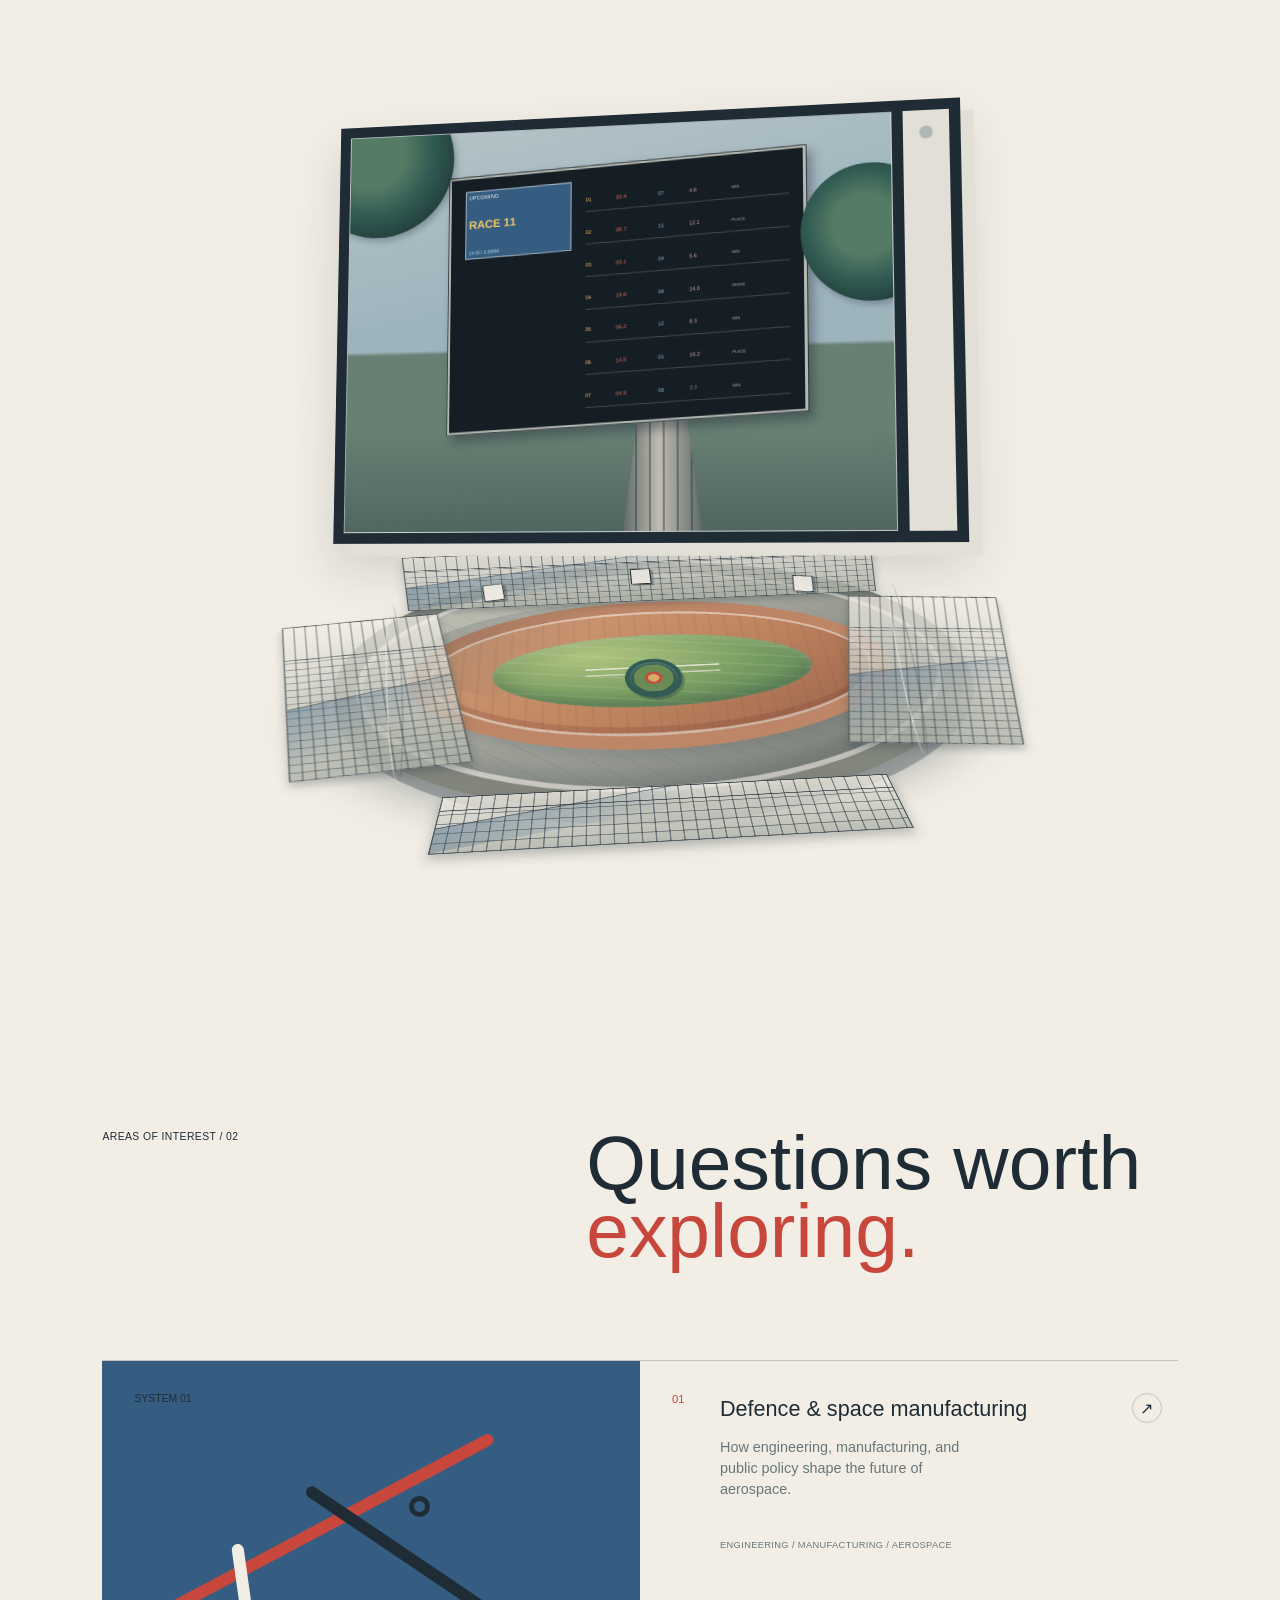
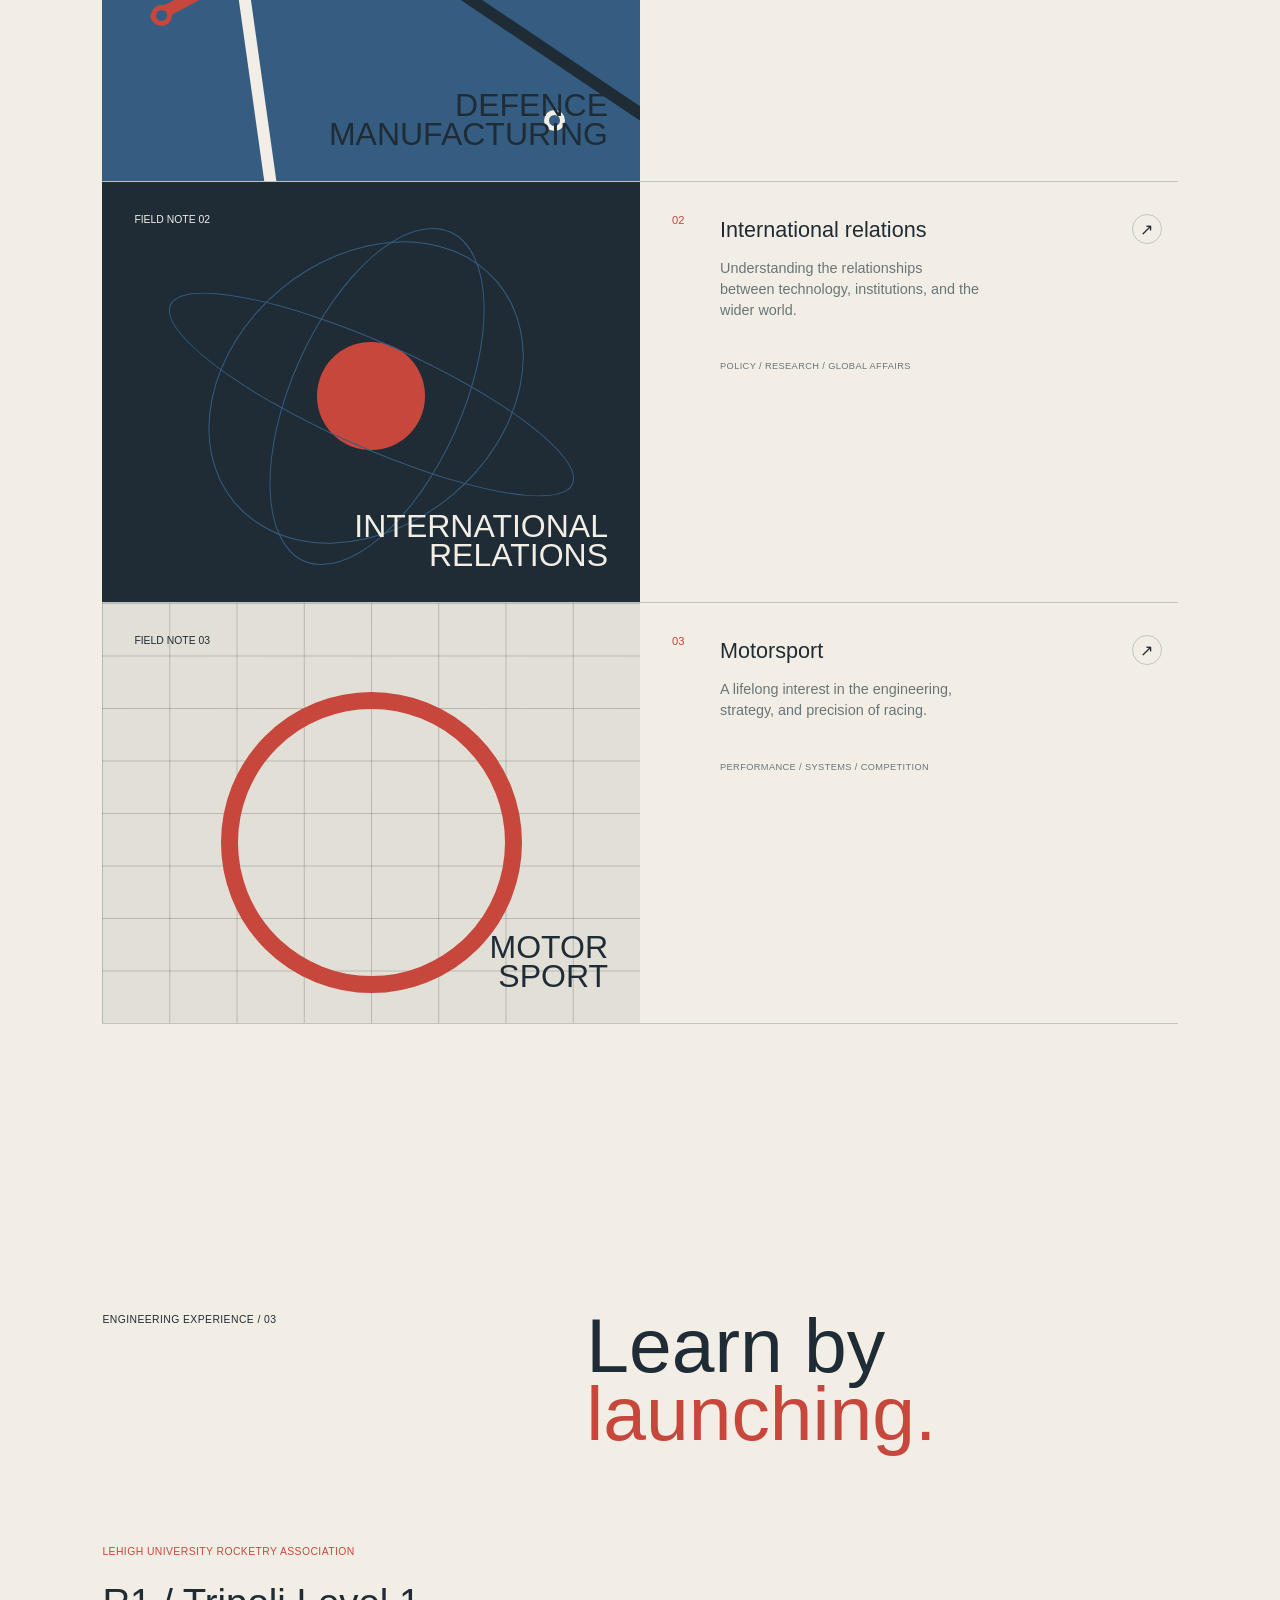
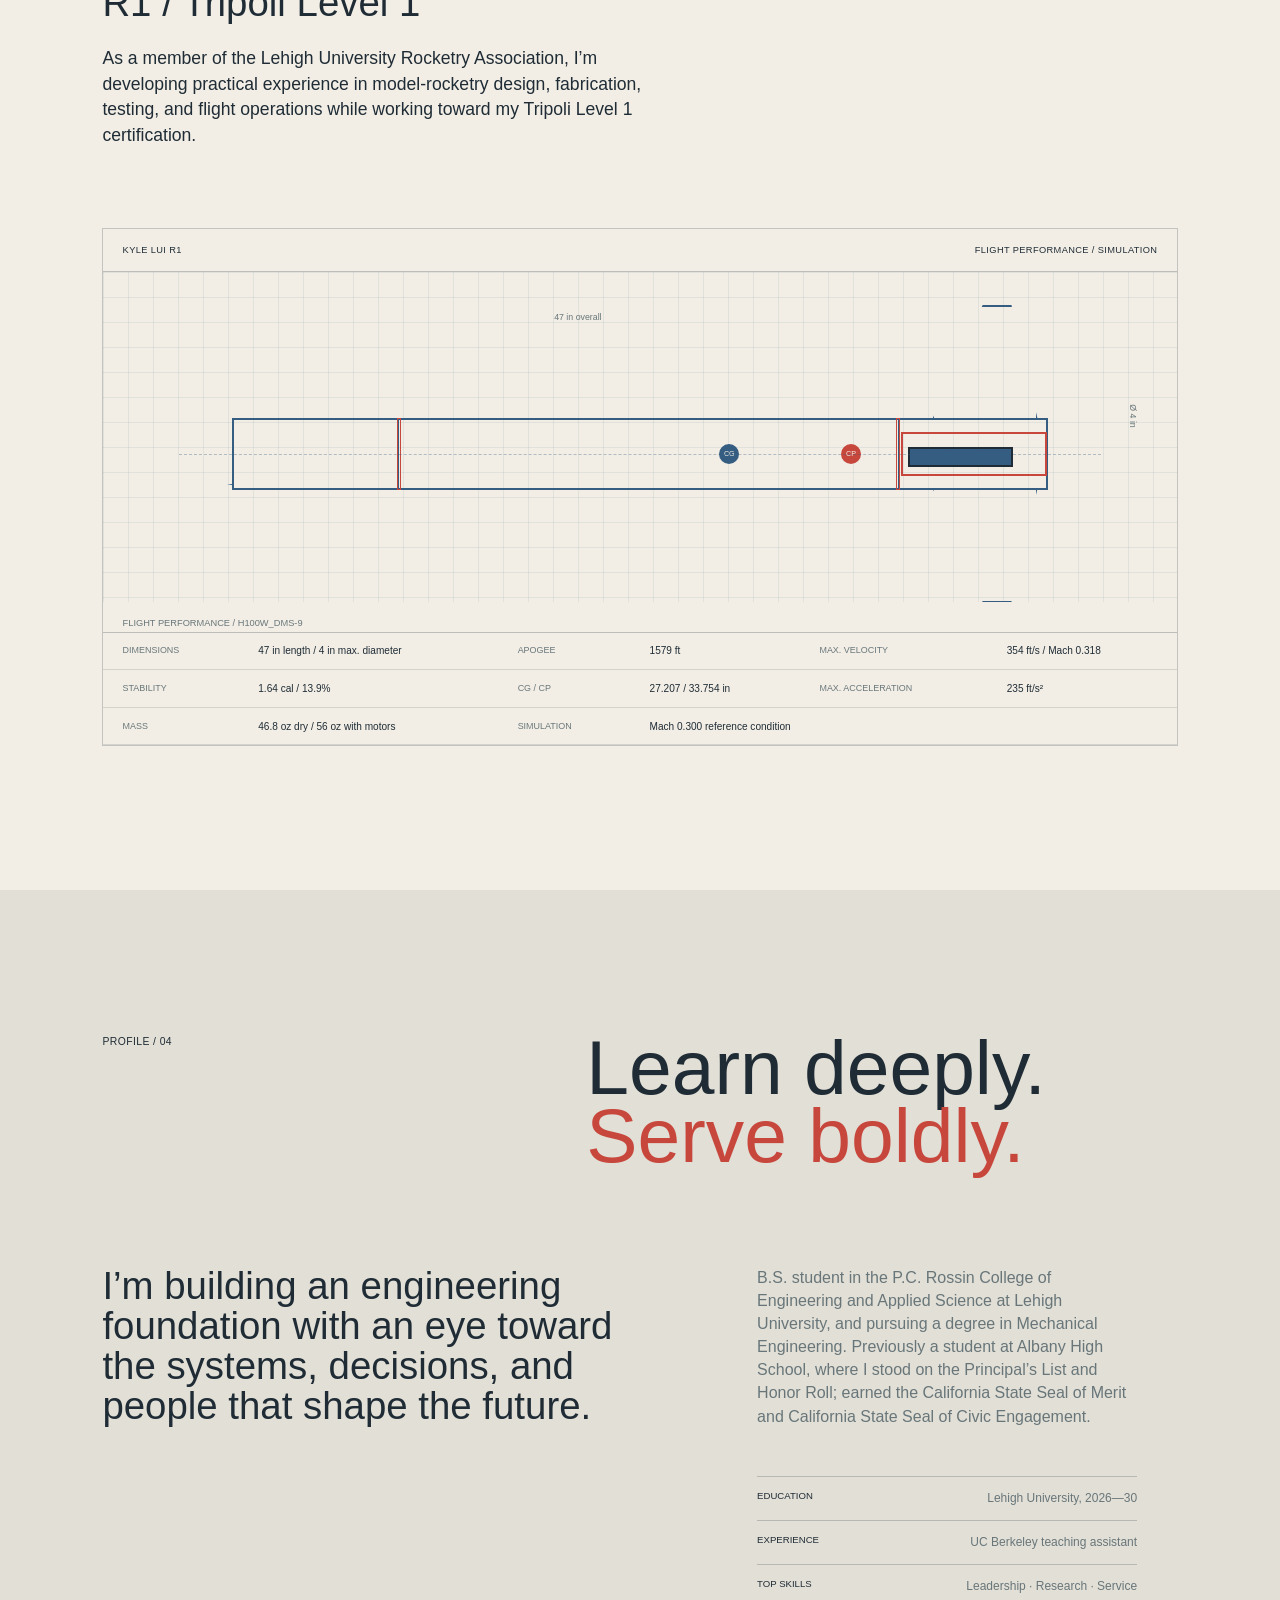
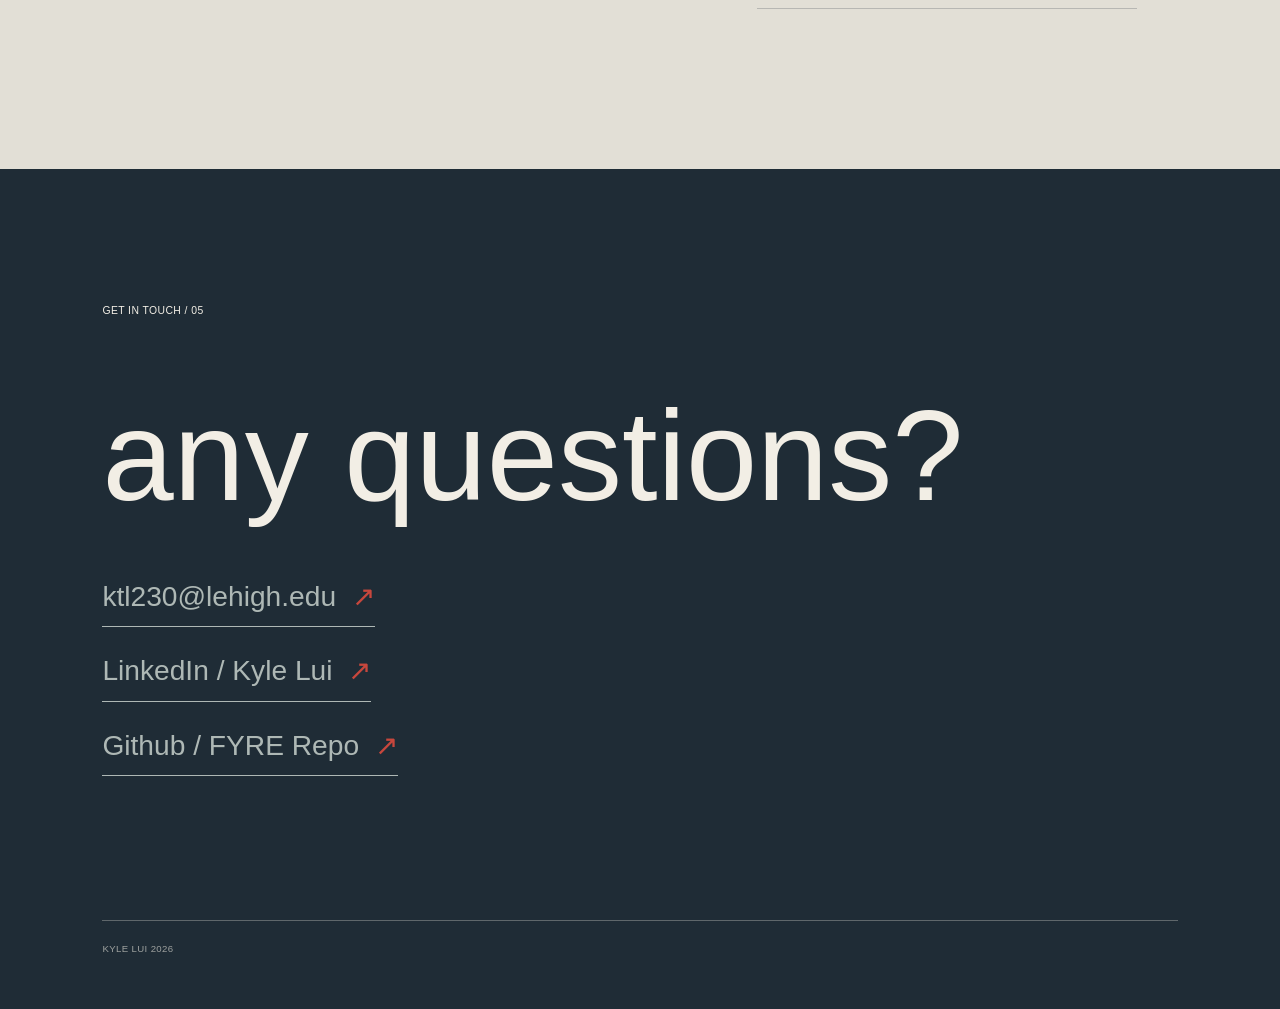
<file: index.html>
<!doctype html>
<html lang="en">
<head>
  <meta charset="UTF-8">
  <meta name="viewport" content="width=device-width, initial-scale=1.0">
  <meta name="description" content="Profile of Kyle Lui, an engineering student at Lehigh University interested in defence and space manufacturing, international relations, and motorsport.">
  <title>Kyle Lui — Engineering Student</title>
  <link rel="stylesheet" href="styles.css">
  <script src="script.js" defer></script>
</head>
<body>
  <a class="skip-link" href="#main">Skip to content</a>

  <main id="main">
    <section class="hero" id="top" aria-label="Main display">
      <div class="display-composition">
        <div class="display-stage">
          <div class="display-screen" aria-label="Main display area">
            <div class="jumbotron-scene">
              <span class="tree-canopy canopy-left"></span><span class="tree-canopy canopy-right"></span>
              <span class="jumbotron-tower"></span>
              <div class="jumbotron-board">
                <div class="upcoming-panel"><span>UPCOMING</span><strong>RACE 11</strong><small>14:25 / 2,000M</small></div>
                <div class="odds-grid" aria-label="Horse racing odds board">
                  <div class="odds-row"><span>01</span><b>02.4</b><i>07</i><em>4.8</em><small>WIN</small></div>
                  <div class="odds-row"><span>02</span><b>08.7</b><i>11</i><em>12.1</em><small>PLACE</small></div>
                  <div class="odds-row"><span>03</span><b>03.1</b><i>04</i><em>5.6</em><small>WIN</small></div>
                  <div class="odds-row"><span>04</span><b>19.8</b><i>09</i><em>24.0</em><small>SHOW</small></div>
                  <div class="odds-row"><span>05</span><b>06.2</b><i>12</i><em>8.3</em><small>WIN</small></div>
                  <div class="odds-row"><span>06</span><b>14.5</b><i>01</i><em>16.2</em><small>PLACE</small></div>
                  <div class="odds-row"><span>07</span><b>04.9</b><i>06</i><em>7.7</em><small>WIN</small></div>
                </div>
              </div>
            </div>
          </div>
          <aside class="display-status" aria-label="Reserved status display">
            <span class="display-status-light" aria-hidden="true"></span>
          </aside>
        </div>
        <div class="paddock-view" role="img" aria-label="A shaded overhead view of a simple oval racing paddock">
          <div class="paddock-shadow" aria-hidden="true"></div>
          <div class="paddock-outer" aria-hidden="true">
            <div class="paddock-track">
              <div class="paddock-infield"><span class="paddock-marking"></span><span class="paddock-island"></span></div>
            </div>
          </div>
          <span class="paddock-rail rail-one" aria-hidden="true"></span><span class="paddock-rail rail-two" aria-hidden="true"></span>
           <div class="paddock-grandstands" aria-hidden="true">
             <span class="grandstand grandstand-back"></span><span class="grandstand grandstand-left"></span><span class="grandstand grandstand-right"></span><span class="grandstand grandstand-front"></span>
           </div>
          <span class="paddock-stall stall-one" aria-hidden="true"></span><span class="paddock-stall stall-two" aria-hidden="true"></span><span class="paddock-stall stall-three" aria-hidden="true"></span>
        </div>
      </div>
    </section>

    <section class="work section-wrap" id="work" aria-labelledby="work-title">
      <div class="section-heading">
        <span class="section-label">Areas of interest / 02</span>
        <h2 id="work-title">Questions worth<br><em>exploring.</em></h2>
      </div>
      <div class="project-list">
        <article class="project project-featured reveal">
          <div class="project-visual visual-transit">
            <span class="visual-route route-a"></span><span class="visual-route route-b"></span><span class="visual-route route-c"></span>
            <span class="visual-station station-a"></span><span class="visual-station station-b"></span><span class="visual-station station-c"></span>
            <span class="visual-code">SYSTEM 01</span>
            <span class="visual-title">DEFENCE<br>MANUFACTURING</span>
          </div>
          <div class="project-info"><span class="project-number">01</span><div><h3>Defence &amp; space manufacturing</h3><p>How engineering, manufacturing, and public policy shape the future of aerospace.</p><span class="mono project-meta">Engineering / Manufacturing / Aerospace</span></div><a class="arrow-link" href="#contact" aria-label="Contact Kyle Lui">↗</a></div>
        </article>
        <article class="project reveal">
          <div class="project-visual visual-orbit"><div class="orbit-sun"></div><div class="orbit-path path-a"></div><div class="orbit-path path-b"></div><div class="orbit-path path-c"></div><span class="visual-code">FIELD NOTE 02</span><span class="visual-title">INTERNATIONAL<br>RELATIONS</span></div>
          <div class="project-info"><span class="project-number">02</span><div><h3>International relations</h3><p>Understanding the relationships between technology, institutions, and the wider world.</p><span class="mono project-meta">Policy / Research / Global affairs</span></div><a class="arrow-link" href="#contact" aria-label="Contact Kyle Lui">↗</a></div>
        </article>
        <article class="project reveal">
          <div class="project-visual visual-civic"><span class="civic-grid"></span><span class="civic-ring"></span><span class="visual-code">FIELD NOTE 03</span><span class="visual-title">MOTOR<br>SPORT</span></div>
          <div class="project-info"><span class="project-number">03</span><div><h3>Motorsport</h3><p>A lifelong interest in the engineering, strategy, and precision of racing.</p><span class="mono project-meta">Performance / Systems / Competition</span></div><a class="arrow-link" href="#contact" aria-label="Contact Kyle Lui">↗</a></div>
        </article>
      </div>
    </section>

    <section class="engineering section-wrap" id="engineering" aria-labelledby="engineering-title">
      <div class="section-heading">
        <span class="section-label">Engineering experience / 03</span>
        <h2 id="engineering-title">Learn by<br><em>launching.</em></h2>
      </div>
      <div class="engineering-intro">
        <div>
          <p class="engineering-kicker mono">Lehigh University Rocketry Association</p>
          <h3>R1 / Tripoli Level 1</h3>
          <p class="engineering-summary">As a member of the Lehigh University Rocketry Association, I’m developing practical experience in model-rocketry design, fabrication, testing, and flight operations while working toward my Tripoli Level 1 certification.</p>
        </div>
      </div>
      <div class="rocket-sheet reveal" aria-label="Technical wireframe of the Kyle Lui R1 rocket with flight performance readouts">
        <div class="rocket-sheet-head mono"><span>KYLE LUI R1</span><span>FLIGHT PERFORMANCE / SIMULATION</span></div>
        <div class="rocket-drawing">
          <div class="rocket-body"><span class="rocket-nose"></span><span class="rocket-tube"></span><span class="rocket-band band-front"></span><span class="rocket-band band-rear"></span><span class="rocket-fin fin-top"></span><span class="rocket-fin fin-bottom"></span><span class="rocket-motor"></span><span class="rocket-motor-inner"></span><span class="rocket-mark mark-cg">CG</span><span class="rocket-mark mark-cp">CP</span></div>
          <span class="rocket-dimension dimension-length">47 in overall</span>
          <span class="rocket-dimension dimension-diameter">Ø 4 in</span>
          <span class="rocket-axis"></span>
        </div>
        <table class="rocket-table">
          <caption>Flight performance / H100W_DMS-9</caption>
          <tbody>
            <tr><th scope="row">Dimensions</th><td>47 in length / 4 in max. diameter</td><th scope="row">Apogee</th><td>1579 ft</td><th scope="row">Max. velocity</th><td>354 ft/s / Mach 0.318</td></tr>
            <tr><th scope="row">Stability</th><td>1.64 cal / 13.9%</td><th scope="row">CG / CP</th><td>27.207 / 33.754 in</td><th scope="row">Max. acceleration</th><td>235 ft/s²</td></tr>
            <tr><th scope="row">Mass</th><td>46.8 oz dry / 56 oz with motors</td><th scope="row">Simulation</th><td colspan="3">Mach 0.300 reference condition</td></tr>
          </tbody>
        </table>
      </div>
    </section>

    <section class="about section-wrap" id="about" aria-labelledby="about-title">
      <div class="section-heading"><span class="section-label">Profile / 04</span><h2 id="about-title">Learn deeply.<br><em>Serve boldly.</em></h2></div>
      <div class="about-content"><p class="about-lede">I’m building an engineering foundation with an eye toward the systems, decisions, and people that shape the future.</p><div class="about-details"><p>B.S. student in the P.C. Rossin College of Engineering and Applied Science at Lehigh University, and pursuing a degree in Mechanical Engineering. Previously a student at Albany High School, where I stood on the Principal’s List and Honor Roll; earned the California State Seal of Merit and California State Seal of Civic Engagement.</p><dl><div><dt>Education</dt><dd>Lehigh University, 2026—30</dd></div><div><dt>Experience</dt><dd>UC Berkeley teaching assistant</dd></div><div><dt>Top skills</dt><dd>Leadership · Research · Service</dd></div></dl></div></div>
    </section>

    <section class="contact" id="contact" aria-labelledby="contact-title">
      <div class="contact-inner"><span class="section-label">Get in touch / 05</span><h2 id="contact-title">any questions?</h2><div class="contact-links"><a class="contact-link" href="mailto:ktl230@lehigh.edu">ktl230@lehigh.edu <span aria-hidden="true">↗</span></a><a class="contact-link" href="https://www.linkedin.com/in/kyle-lui/" target="_blank" rel="noreferrer">LinkedIn / Kyle Lui <span aria-hidden="true">↗</span></a><a class="contact-link" href="https://github.com/sapper1975/FYRE_assignments" target="_blank" rel="noreferrer">Github / FYRE Repo <span aria-hidden="true">↗</span></a></div><div class="contact-foot mono"><span>kyle lui 2026</span></div></div>
    </section>
  </main>
</body>
</html>
</file>
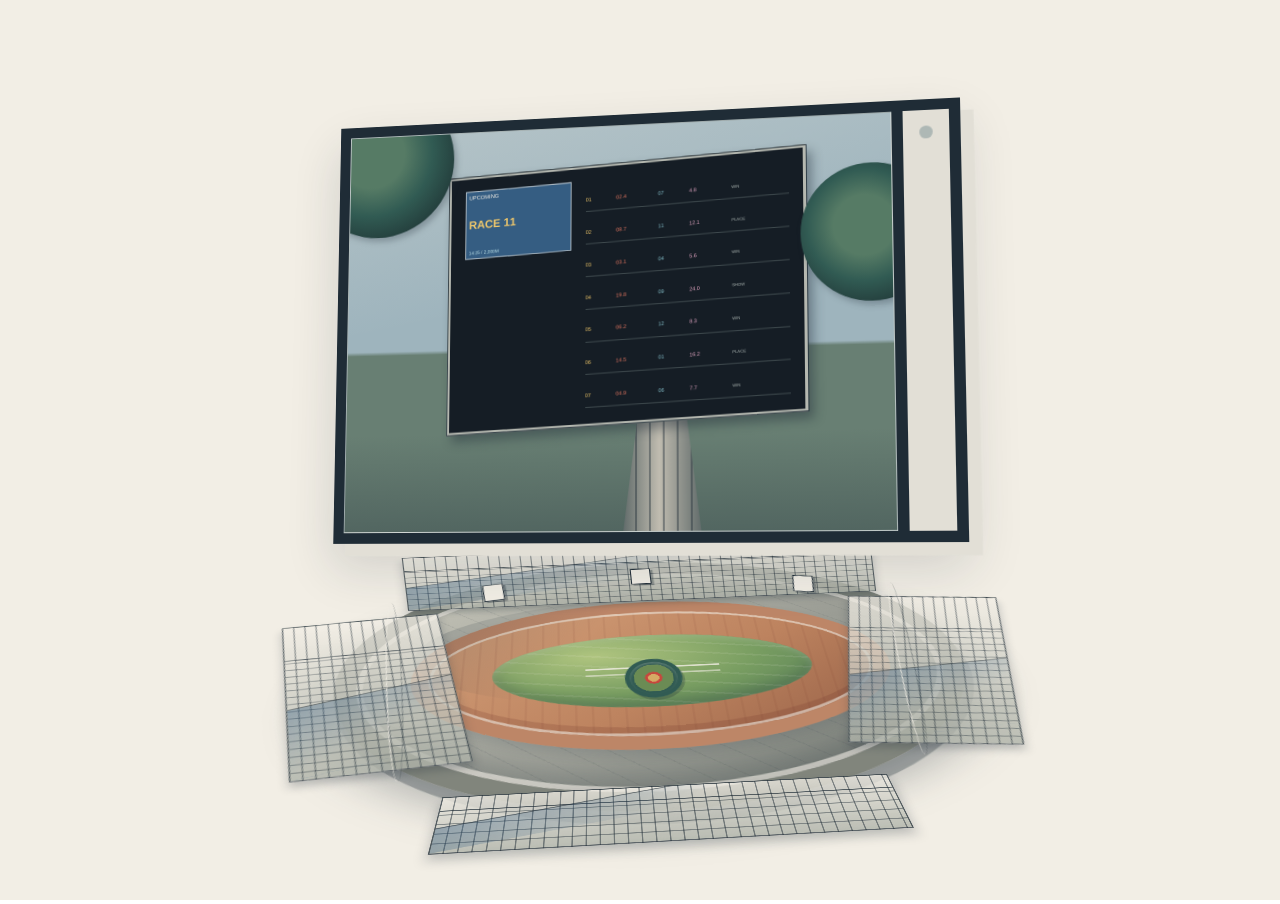
<file: typography-preview.html>
<!doctype html>
<html lang="en">
<head>
  <meta charset="UTF-8">
  <meta name="viewport" content="width=device-width, initial-scale=1.0">
  <title>Typography preview</title>
  <style>
    html, body, iframe { width: 100%; height: 100%; margin: 0; border: 0; }
  </style>
</head>
<body>
  <iframe src="index.html" title="Portfolio typography preview"></iframe>
  <script>
    const previewStyles = `
      body { font-stretch: normal; }
      .section-label, .mono { font-stretch: normal; }
      h1, h2 { line-height: .96; letter-spacing: 0; font-kerning: normal; }
      .visual-title { line-height: 1; letter-spacing: 0; font-kerning: normal; }
      .about-lede { line-height: 1.1; letter-spacing: 0; font-kerning: normal; }
    `;

    document.querySelector('iframe').addEventListener('load', (event) => {
      const style = event.target.contentDocument.createElement('style');
      style.textContent = previewStyles;
      event.target.contentDocument.head.append(style);
    });
  </script>
</body>
</html>
</file>
<file: styles.css>
/* Keep the technical sheet inside the same three-color reference palette. */
.engineering-kicker { color: var(--red) !important; }
.rocket-sheet { background: var(--paper) !important; color: var(--blue) !important; }
.rocket-sheet-head { border-bottom-color: rgba(31, 44, 54, .25) !important; }
.rocket-drawing { background-image: linear-gradient(rgba(53, 93, 130, .09) 1px, transparent 1px), linear-gradient(90deg, rgba(53, 93, 130, .09) 1px, transparent 1px) !important; }
.rocket-body, .rocket-nose, .rocket-tube, .rocket-fin { border-color: var(--blue) !important; }
.rocket-band { border-color: var(--red) !important; }
.rocket-motor { border-color: var(--red) !important; }
.rocket-motor-inner { background: var(--blue) !important; }
.rocket-mark { color: var(--paper) !important; }
.mark-cg { background: var(--blue) !important; }
.mark-cp { background: var(--red) !important; }
.rocket-axis { border-top-color: rgba(53, 93, 130, .35) !important; }
.rocket-table { border-top-color: rgba(31, 44, 54, .25) !important; }
.rocket-table th, .rocket-table td { border-bottom-color: rgba(31, 44, 54, .14) !important; }
.contact-link span { color: var(--red) !important; }
.contact-foot { border-top-color: rgba(242, 238, 229, .3) !important; color: rgba(242, 238, 229, .6) !important; }
:root {
  --paper: #f2eee5;
  --paper-deep: #e2dfd6;
  --ink: #1f2c36;
  --muted: #68767a;
  --red: #c7473d;
  --gray: #aeb8b5;
  --blue: #355d82;
  --orange: var(--red);
  --line: rgba(31, 44, 54, .22);
  --mono: 'Helvetica Neue', Helvetica, Arial, sans-serif;
  --sans: 'Helvetica Neue', Helvetica, Arial, sans-serif;
}

* { box-sizing: border-box; }
html { scroll-behavior: smooth; }
body { margin: 0; background: var(--paper); color: var(--ink); font-family: var(--sans); font-size: 16px; font-stretch: normal; font-kerning: normal; font-weight: 300; line-height: 1.45; }
a { color: inherit; }
.skip-link { position: absolute; left: 1rem; top: -4rem; padding: .7rem 1rem; background: var(--red); color: var(--paper); z-index: 10; }
.skip-link:focus { top: 1rem; }
.site-header { display: flex; align-items: center; justify-content: space-between; padding: 1.4rem 4vw; border-bottom: 1px solid var(--line); }
.brand { display: inline-flex; align-items: center; gap: .8rem; font-weight: 500; text-decoration: none; letter-spacing: 0; }
.text-link, .contact-link { text-decoration: none; }
.text-link:hover, .contact-link:hover { color: var(--red); }
.university-lockup { display: inline-flex; align-items: center; gap: .7rem; color: var(--muted); }
.university-crest { display: block; width: 42px; height: 42px; object-fit: contain; }
.university-name { font: .65rem var(--mono); letter-spacing: .04em; text-transform: uppercase; }
.hero { min-height: min(800px, 100vh); padding: 8vw; display: grid; place-items: center; position: relative; overflow: hidden; }
.section-label, .mono { font-family: var(--mono); font-size: .65rem; font-stretch: normal; font-weight: 300; text-transform: uppercase; letter-spacing: .04em; }
.hero-label { grid-column: 1 / -1; margin-bottom: 4vw; color: var(--muted); }
.display-composition { width: min(50vw, 760px); display: flex; flex-direction: column; align-items: center; gap: 1.2rem; perspective: 1100px; }
.display-stage { display: grid; grid-template-columns: minmax(0, 1fr) 3.5rem; width: 100%; aspect-ratio: 1.45 / 1; padding: .7rem; position: relative; z-index: 2; background: var(--ink); box-shadow: .8rem .8rem 0 var(--paper-deep), 0 1.5rem 3rem rgba(31, 44, 54, .16); transform: rotateX(4deg) rotateY(-7deg); transform-origin: center bottom; }
.display-screen { display: block; min-width: 0; min-height: 0; position: relative; overflow: hidden; background: linear-gradient(160deg, #b6c4c6 0%, #738d95 52%, #425e68 100%); border: 1px solid rgba(242, 238, 229, .5); box-shadow: inset 0 .15rem .25rem rgba(242, 238, 229, .22), inset 0 0 0 1px rgba(31, 44, 54, .32), inset 0 0 3rem rgba(31, 44, 54, .2); }
.jumbotron-scene { position: absolute; inset: 0; overflow: hidden; background: linear-gradient(170deg, rgba(242, 238, 229, .26), transparent 42%), linear-gradient(180deg, #9eb4bd 0 55%, #687f73 56% 100%); }
.jumbotron-scene::after { content: ""; position: absolute; left: 0; right: 0; bottom: 0; height: 24%; background: linear-gradient(180deg, transparent, rgba(31, 44, 54, .3)); }
.tree-canopy { position: absolute; z-index: 4; width: 29%; aspect-ratio: 1; top: -13%; border-radius: 50%; background: radial-gradient(circle at 45% 45%, #567b65 0 28%, #315b53 52%, #243f3d 74%, transparent 75%); filter: drop-shadow(.2rem .3rem .2rem rgba(31, 44, 54, .28)); }
.canopy-left { left: -9%; }.canopy-right { right: -9%; top: 12%; width: 25%; }
.jumbotron-tower { position: absolute; z-index: 1; left: 52%; bottom: 0; width: 14%; height: 42%; background: repeating-linear-gradient(90deg, transparent 0 12px, rgba(31, 44, 54, .42) 12px 14px), linear-gradient(90deg, #626c6b, #c0bcb0 46%, #626c6b); clip-path: polygon(28% 0, 72% 0, 100% 100%, 0 100%); box-shadow: .35rem 0 .5rem rgba(31, 44, 54, .3); }
.jumbotron-board { position: absolute; z-index: 3; top: 9%; left: 19%; width: 66%; height: 65%; padding: .28rem; border: .2rem solid #b5b8b0; background: #151d25; box-shadow: .35rem .45rem .65rem rgba(31, 44, 54, .42); transform: skewY(-3deg); }
.jumbotron-board::before { content: ""; position: absolute; inset: -.2rem; border: .08rem solid rgba(31, 44, 54, .8); pointer-events: none; }
.upcoming-panel { position: absolute; z-index: 2; top: 5%; left: 4%; width: 31%; height: 27%; padding: .2rem; display: flex; flex-direction: column; justify-content: space-between; background: #355d82; color: var(--paper); border: .08rem solid rgba(242, 238, 229, .62); font: .36rem var(--mono); }
.upcoming-panel strong { color: #f2c96b; font-size: .74rem; line-height: 1; }.upcoming-panel small { color: #bce1e8; font-size: .3rem; }
.odds-grid { position: absolute; inset: 8% 4% 6% 39%; display: flex; flex-direction: column; justify-content: space-between; color: #c5d8d2; font: .34rem var(--mono); }
.odds-row { display: grid; grid-template-columns: 1.1fr 1.5fr 1.1fr 1.5fr 2fr; align-items: center; min-height: 11%; border-bottom: 1px solid rgba(197, 216, 210, .24); }
.odds-row span { color: #f2c96b; }.odds-row b { color: #e97862; font-weight: 400; }.odds-row i { color: #88c4d0; font-style: normal; }.odds-row em { color: #e4a7c4; font-style: normal; }.odds-row small { color: #aeb8b5; font-size: .26rem; }
.display-status { display: flex; align-items: flex-start; justify-content: center; min-height: 0; padding: 1rem .65rem; background-color: var(--paper-deep); border-left: .7rem solid var(--ink); }
.display-status-light { display: block; width: .8rem; aspect-ratio: 1; border-radius: 50%; background: var(--gray); }
.paddock-view { width: 86%; aspect-ratio: 1.72 / 1; position: relative; transform: rotateX(58deg) rotateZ(-4deg); transform-origin: top center; }
.paddock-shadow { position: absolute; inset: 9% -3% -4%; border-radius: 50%; background: rgba(31, 44, 54, .28); filter: blur(18px); }
.paddock-outer { position: absolute; inset: 0; display: grid; place-items: center; border: 1.2rem solid #81857c; border-radius: 50%; background: repeating-linear-gradient(36deg, rgba(31, 44, 54, .08) 0 1px, transparent 1px 18px), linear-gradient(145deg, #c8c7bb 0%, #9c9e96 58%, #717771 100%); box-shadow: inset 0 0 0 .35rem rgba(242, 238, 229, .62), inset 0 -1rem 1.5rem rgba(31, 44, 54, .2), .2rem .8rem 0 rgba(31, 44, 54, .3); }
.paddock-outer::after { content: ""; position: absolute; inset: 14% 5% 34% 9%; border-radius: 50%; background: linear-gradient(125deg, rgba(31, 44, 54, .22), transparent 35%); pointer-events: none; }
.paddock-track { width: 82%; height: 68%; display: grid; place-items: center; border: .95rem solid #bd8667; border-radius: 50%; background: repeating-linear-gradient(90deg, rgba(112, 53, 43, .08) 0 2px, transparent 2px 14px), linear-gradient(145deg, #d4a17b 0%, #bd835f 58%, #986248 100%); box-shadow: inset 0 0 0 .2rem rgba(242, 238, 229, .58), inset 0 -.65rem 0 rgba(112, 53, 43, .2), 0 .4rem .7rem rgba(31, 44, 54, .14); }
.paddock-infield { width: 72%; height: 58%; position: relative; border-radius: 50%; background: repeating-linear-gradient(8deg, rgba(242, 238, 229, .1) 0 2px, transparent 2px 13px), radial-gradient(ellipse at 32% 28%, #afc47f 0%, #789d61 54%, #527955 100%); box-shadow: inset 0 .25rem .5rem rgba(242, 238, 229, .2), inset 0 -.5rem .8rem rgba(31, 44, 54, .2); }
.paddock-marking { position: absolute; width: 42%; height: 10%; left: 29%; top: 46%; border-top: .16rem solid rgba(242, 238, 229, .8); border-bottom: .16rem solid rgba(242, 238, 229, .55); }
.paddock-island { position: absolute; width: 18%; aspect-ratio: 1; left: 41%; top: 35%; border: .25rem solid #315b53; border-radius: 50%; background: radial-gradient(circle at 50% 50%, #d5aa65 0 16%, #c7473d 17% 25%, #6b8b54 26% 58%, #315b53 59% 72%, #78986d 73%); box-shadow: .12rem .18rem 0 rgba(31, 44, 54, .28), inset 0 .12rem .2rem rgba(242, 238, 229, .25); }
.paddock-grandstands { position: absolute; z-index: 2; inset: -7% -8%; pointer-events: none; }
.grandstand { position: absolute; display: block; overflow: hidden; border: .12rem solid rgba(31, 44, 54, .7); background: repeating-linear-gradient(90deg, transparent 0 9px, rgba(31, 44, 54, .5) 9px 10px), linear-gradient(180deg, rgba(242, 238, 229, .76), rgba(174, 178, 168, .8)); box-shadow: 0 .35rem .55rem rgba(31, 44, 54, .25); }
.grandstand::before { content: ""; position: absolute; inset: 24% 0 0; border-top: .12rem solid rgba(31, 44, 54, .7); background: repeating-linear-gradient(0deg, transparent 0 8px, rgba(31, 44, 54, .42) 8px 9px); }
.grandstand::after { content: ""; position: absolute; height: 42%; left: 0; right: 0; bottom: 0; background: linear-gradient(160deg, rgba(53, 93, 130, .4), transparent 58%); border-top: .12rem solid rgba(31, 44, 54, .55); transform: skewY(-10deg); transform-origin: bottom left; }
.grandstand-back { left: 15%; right: 15%; top: -1%; height: 24%; transform: perspective(500px) rotateX(-22deg); transform-origin: bottom; }
.grandstand-left { left: 1%; top: 24%; width: 22%; height: 54%; transform: rotate(-13deg) skewY(8deg); transform-origin: right center; }
.grandstand-right { right: 1%; top: 24%; width: 22%; height: 54%; transform: rotate(13deg) skewY(-8deg); transform-origin: left center; }
.grandstand-front { left: 23%; right: 23%; bottom: -2%; height: 15%; transform: perspective(500px) rotateX(18deg); transform-origin: top; }
.paddock-rail { position: absolute; z-index: 3; width: 2.5%; height: 72%; top: 15%; border-radius: 50%; border-left: .12rem solid rgba(242, 238, 229, .8); border-right: .12rem solid rgba(31, 44, 54, .35); }
.rail-one { left: 8%; transform: rotate(-8deg); }.rail-two { right: 8%; transform: rotate(8deg); }
.paddock-stall { position: absolute; z-index: 4; width: 3.6%; height: 8%; background: var(--paper); border: .12rem solid var(--ink); box-shadow: .15rem .15rem 0 rgba(31, 44, 54, .35); }
.stall-one { left: 22%; top: 8%; transform: rotate(-8deg); }.stall-two { left: 48%; top: 3%; }.stall-three { right: 20%; top: 10%; transform: rotate(8deg); }
h1, h2, h3, p { margin-top: 0; }
h3 { font-weight: 500; }
h1, h2 { margin-bottom: 2rem; font-size: clamp(3.5rem, 7.6vw, 8.4rem); line-height: .88; letter-spacing: 0; font-weight: 500; }
h1 em, h2 em { color: var(--red); font-style: normal; }
.hero-meta { grid-column: 1 / -1; display: flex; justify-content: space-between; padding-top: 2rem; border-top: 1px solid var(--line); color: var(--muted); }
.signal-bar { display: flex; justify-content: space-around; align-items: center; gap: 1rem; overflow: hidden; min-height: 58px; padding: 0 3vw; background: var(--red); color: var(--paper); font: 300 .65rem var(--mono); letter-spacing: .08em; white-space: nowrap; }
.signal-bar span:nth-child(even) { font-size: 1rem; }
.section-wrap { padding: 9rem 8vw; }
.section-heading { display: flex; justify-content: space-between; align-items: flex-start; gap: 2rem; margin-bottom: 6rem; }
.section-heading h2 { width: 55%; margin: 0; font-size: clamp(3rem, 6vw, 6.8rem); }
.project-list { border-top: 1px solid var(--line); }
.project { display: grid; grid-template-columns: 1fr 1fr; border-bottom: 1px solid var(--line); }
.project-visual { min-height: 420px; position: relative; overflow: hidden; }
.visual-transit { background: var(--blue); }
.visual-route { position: absolute; height: 12px; border-radius: 10px; background: var(--red); transform-origin: left; }
.route-a { width: 72%; top: 60%; left: 9%; transform: rotate(-28deg); }.route-b { width: 76%; top: 29%; left: 38%; background: var(--ink); transform: rotate(34deg); }.route-c { width: 65%; top: 42%; left: 25%; background: var(--paper); transform: rotate(82deg); }
.visual-station { position: absolute; width: 21px; height: 21px; border: 5px solid var(--red); background: var(--blue); border-radius: 50%; }.station-a { left: 9%; top: 58%; }.station-b { left: 57%; top: 32%; border-color: var(--ink); }.station-c { right: 14%; bottom: 12%; border-color: var(--paper); }
.visual-orbit { background: var(--ink); color: var(--paper); }.orbit-sun { position: absolute; width: 20%; aspect-ratio: 1; top: 38%; left: 40%; background: var(--red); border-radius: 50%; }.orbit-path { position: absolute; border: 1px solid var(--blue); border-radius: 50%; }.path-a { width: 82%; height: 25%; top: 38%; left: 9%; transform: rotate(24deg); }.path-b { width: 32%; height: 86%; top: 8%; left: 35%; transform: rotate(24deg); }.path-c { width: 64%; height: 64%; top: 18%; left: 17%; transform: rotate(-40deg); }
.visual-civic { background: var(--paper-deep); }.civic-grid { position: absolute; inset: 0; background-image: linear-gradient(var(--line) 1px, transparent 1px), linear-gradient(90deg, var(--line) 1px, transparent 1px); background-size: 12.5% 12.5%; }.civic-ring { position: absolute; width: 56%; aspect-ratio: 1; top: 21%; left: 22%; border: 17px solid var(--red); border-radius: 50%; }.visual-code, .visual-title { position: absolute; font: .65rem var(--mono); text-transform: uppercase; z-index: 1; }.visual-code { left: 2rem; top: 2rem; }.visual-title { right: 2rem; bottom: 2rem; font-size: clamp(1.2rem, 2.5vw, 2.2rem); line-height: .92; text-align: right; font-family: var(--sans); font-weight: 500; letter-spacing: -.04em; }
.project-info { padding: 2rem 1rem 2rem 2rem; display: grid; grid-template-columns: 32px 1fr 30px; gap: 1rem; align-items: start; }.project-number { color: var(--red); font: .7rem var(--mono); }.project-info h3 { margin-bottom: .75rem; font-size: 1.35rem; letter-spacing: -.04em; }.project-info p { max-width: 260px; color: var(--muted); font-size: .9rem; }.project-meta { display: block; margin-top: 2.5rem; color: var(--muted); font-size: .58rem; }.arrow-link { display: grid; place-items: center; width: 30px; height: 30px; border: 1px solid var(--line); border-radius: 50%; text-decoration: none; }.arrow-link:hover { background: var(--red); color: var(--paper); border-color: var(--red); }
.about { background: var(--paper-deep); }.about-content { display: grid; grid-template-columns: 1.1fr .9fr; gap: 11vw; }.about-lede { max-width: 650px; font-size: clamp(1.7rem, 3vw, 3.1rem); line-height: 1.05; letter-spacing: -.05em; }.about-details { max-width: 380px; color: var(--muted); }.about-details p { margin-bottom: 3rem; }.about-details dl { border-top: 1px solid var(--line); }.about-details dl div { display: flex; justify-content: space-between; gap: 1rem; padding: .8rem 0; border-bottom: 1px solid var(--line); font-size: .75rem; }.about-details dt { color: var(--ink); font: .6rem var(--mono); text-transform: uppercase; }.about-details dd { margin: 0; text-align: right; }
.engineering { background: var(--paper); }.engineering-intro { margin-bottom: 5rem; }.engineering-kicker { margin-bottom: 1rem; color: var(--orange); }.engineering-intro h3 { margin-bottom: 1rem; font-size: clamp(1.8rem, 3vw, 3rem); letter-spacing: -.06em; }.engineering-summary { max-width: 580px; font-size: 1.1rem; }.rocket-sheet { position: relative; overflow: hidden; background: #f7f7f3; border: 1px solid var(--line); color: #151a61; font: .7rem var(--mono); font-weight: 300; }.rocket-sheet-head { display: flex; justify-content: space-between; padding: 1rem 1.2rem; border-bottom: 1px solid rgba(21, 26, 97, .25); color: var(--ink); font-size: .58rem; }.rocket-drawing { min-height: 330px; position: relative; overflow: hidden; background-image: linear-gradient(rgba(21, 26, 97, .09) 1px, transparent 1px), linear-gradient(90deg, rgba(21, 26, 97, .09) 1px, transparent 1px); background-size: 25px 25px; }.rocket-body { position: absolute; width: 76%; height: 72px; top: 44%; left: 12%; border: 2px solid #2424c7; }.rocket-nose { position: absolute; width: 20%; height: 100%; left: -20%; top: -2px; border-bottom: 2px solid #2424c7; border-left: 2px solid transparent; clip-path: polygon(100% 0, 0 50%, 100% 100%); background: transparent; }.rocket-tube { position: absolute; inset: 0 18% 0 20%; border-left: 2px solid #2424c7; border-right: 2px solid #2424c7; }.rocket-band { position: absolute; top: -2px; bottom: -2px; width: 4px; border: 1px solid var(--orange); }.band-front { left: 20%; }.band-rear { right: 18%; }.rocket-fin { position: absolute; right: 1%; width: 13%; height: 115px; border: 2px solid #2424c7; }.fin-top { bottom: 68px; clip-path: polygon(0 100%, 48% 0, 75% 0, 100% 100%); }.fin-bottom { top: 68px; clip-path: polygon(0 0, 100% 0, 75% 100%, 48% 100%); }.rocket-motor { position: absolute; right: -1px; top: 12px; bottom: 12px; width: 18%; border: 2px solid #a72170; }.rocket-motor-inner { position: absolute; right: 4%; top: 27px; width: 13%; height: 20px; background: #999; border: 2px solid var(--ink); }.rocket-mark { position: absolute; top: 50%; transform: translate(-50%, -50%); display: grid; place-items: center; width: 20px; height: 20px; border-radius: 50%; font-size: .45rem; color: white; }.mark-cg { left: 61%; background: #2424c7; }.mark-cp { left: 76%; background: #e23f2e; }.rocket-dimension { position: absolute; color: var(--muted); font-size: .55rem; }.dimension-length { top: 12%; left: 42%; }.dimension-diameter { top: 42%; right: 3%; transform: rotate(90deg); }.rocket-axis { position: absolute; left: 7%; right: 7%; top: calc(44% + 36px); border-top: 1px dashed rgba(21, 26, 97, .35); }.rocket-table { width: 100%; border-collapse: collapse; border-top: 1px solid rgba(21, 26, 97, .25); font-size: .63rem; text-align: left; }.rocket-table caption { padding: 1rem 1.2rem .2rem; color: var(--muted); font: .58rem var(--mono); font-weight: 300; text-align: left; text-transform: uppercase; }.rocket-table th, .rocket-table td { padding: .8rem 1.2rem; border-bottom: 1px solid rgba(21, 26, 97, .14); vertical-align: top; }.rocket-table th { color: var(--muted); font-size: .56rem; font-weight: 300; text-transform: uppercase; white-space: nowrap; }.rocket-table td { color: var(--ink); }
.contact { padding: 8rem 8vw 2rem; background: var(--ink); color: var(--paper); }.contact h2 { margin: 5rem 0 4rem; font-size: clamp(4rem, 10vw, 11rem); }.contact h2 em { color: var(--gray); }.contact-links { display: flex; flex-direction: column; align-items: flex-start; gap: 1.5rem; }.contact-link { display: inline-flex; align-items: center; gap: 1rem; color: var(--gray); font-size: clamp(1.3rem, 2.2vw, 2rem); text-decoration: none; border-bottom: 1px solid var(--gray); padding-bottom: .55rem; }.contact-link span { color: var(--red); }.contact-foot { display: flex; justify-content: space-between; margin-top: 9rem; padding: 1.3rem 0; border-top: 1px solid rgba(241, 238, 230, .3); color: rgba(241, 238, 230, .6); font-size: .6rem; }
.reveal { opacity: 0; transform: translateY(18px); transition: opacity .7s ease, transform .7s ease; }.reveal.is-visible { opacity: 1; transform: translateY(0); }

.visual-title, .project-info h3, .about-lede, .engineering-intro h3 { letter-spacing: 0; }
@media (max-width: 760px) { .site-header { padding: 1.2rem 5vw; }.university-name { max-width: 9rem; }.hero { display: block; min-height: 70vh; padding: 5rem 5vw 2rem; }.display-composition { width: min(90vw, 760px); gap: .8rem; }.display-stage { width: 100%; grid-template-columns: minmax(0, 1fr) 2.75rem; padding: .35rem; margin: 8vh auto 0; transform: rotateX(3deg) rotateY(-4deg); }.display-status { padding: .5rem .3rem; border-left-width: .35rem; }.display-status-light { width: .45rem; }.paddock-view { width: 88%; }.hero-label { margin-bottom: 5rem; }.hero-copy { position: relative; }.hero-meta { gap: 1rem; font-size: .55rem; }.hero-meta span:last-child { text-align: right; }.signal-bar { justify-content: flex-start; min-width: max-content; padding: 0 5vw; }.section-wrap { padding: 6rem 5vw; }.section-heading { display: block; margin-bottom: 3rem; }.section-heading h2 { width: 100%; margin-top: 2rem; }.project { display: block; }.project-visual { min-height: 330px; }.project-info { padding: 1.5rem 0; }.project-meta { margin-top: 1.7rem; }.engineering-intro { display: block; }.rocket-sheet-head { gap: 1rem; }.rocket-drawing { min-height: 250px; }.rocket-table { display: block; overflow-x: auto; white-space: nowrap; }.rocket-table tbody { display: table; width: 720px; }.rocket-table th, .rocket-table td { padding: .7rem .8rem; }.about-content { display: block; }.about-lede { margin-bottom: 3rem; }.contact { padding: 6rem 5vw 2rem; }.contact h2 { margin: 5rem 0 3rem; }.contact-foot { margin-top: 7rem; gap: 1rem; } }
@media (prefers-reduced-motion: reduce) { html { scroll-behavior: auto; }.reveal { opacity: 1; transform: none; transition: none; } }
</file>
